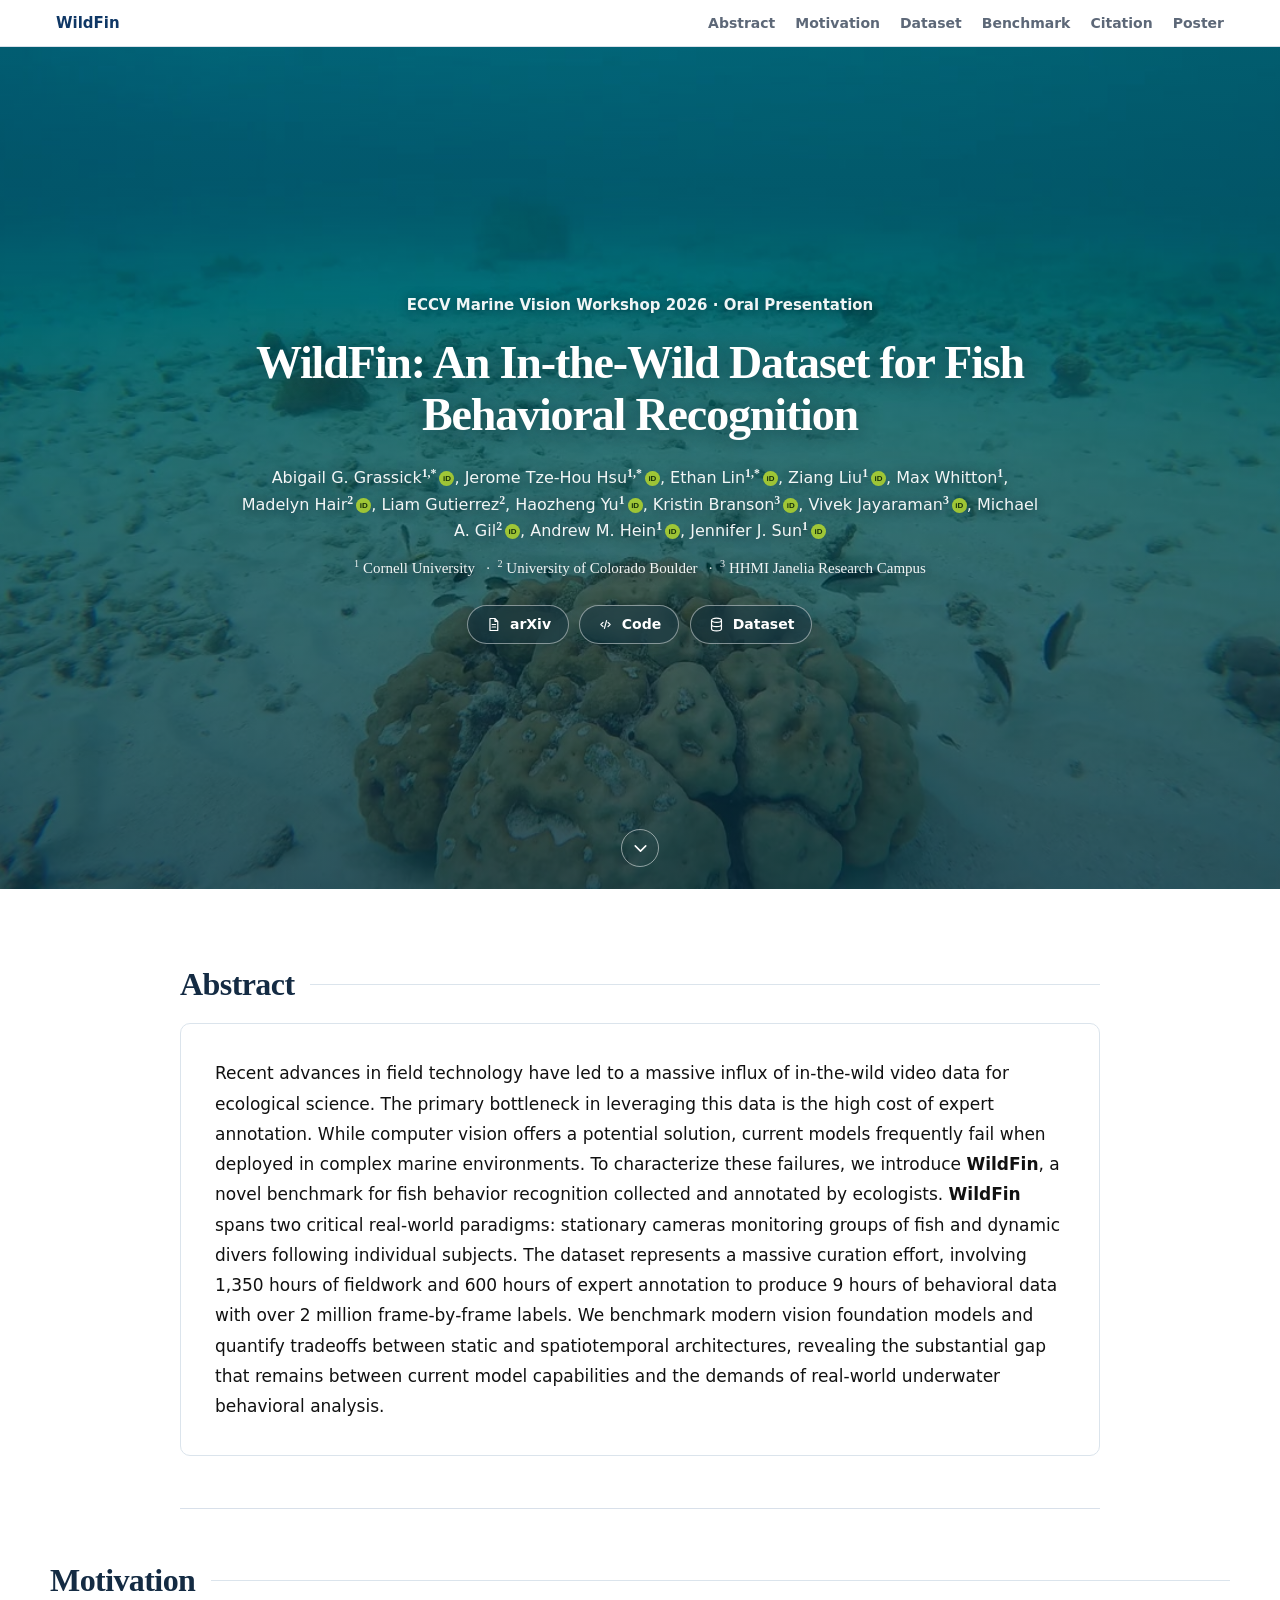
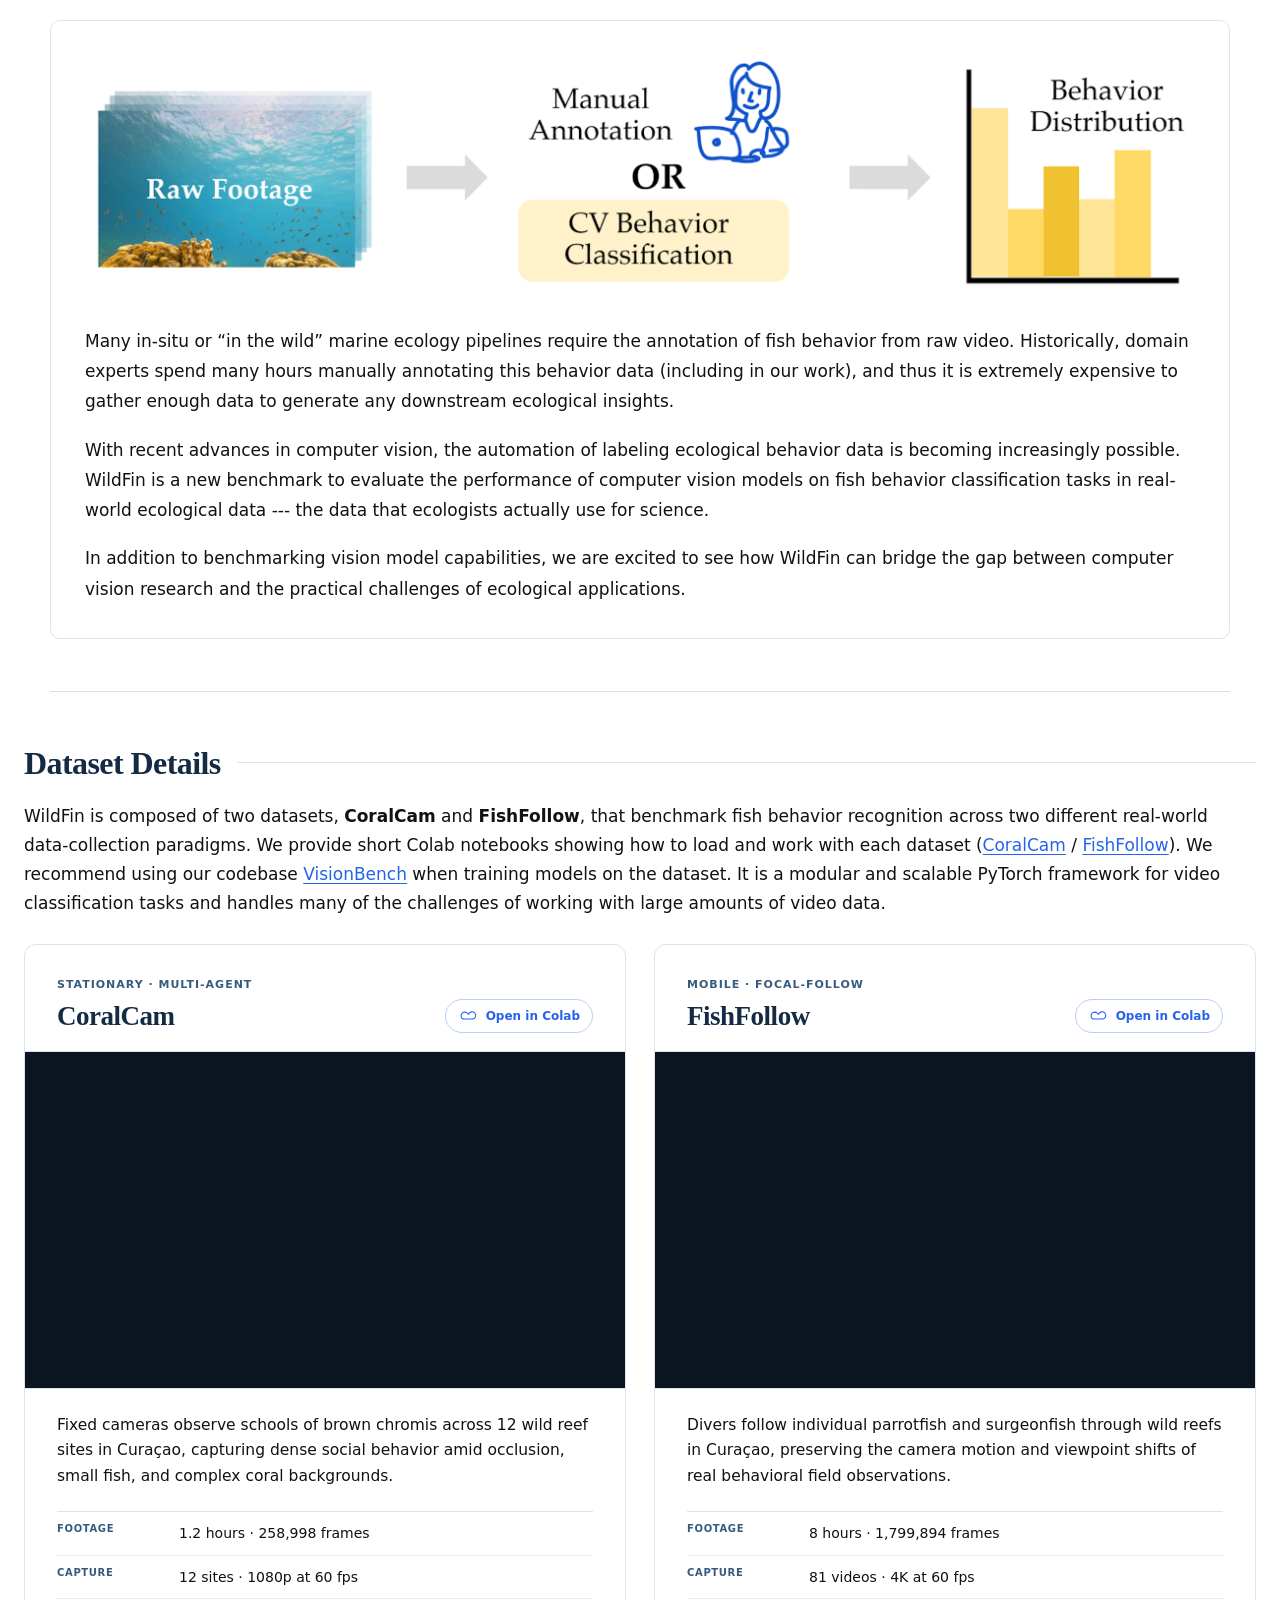
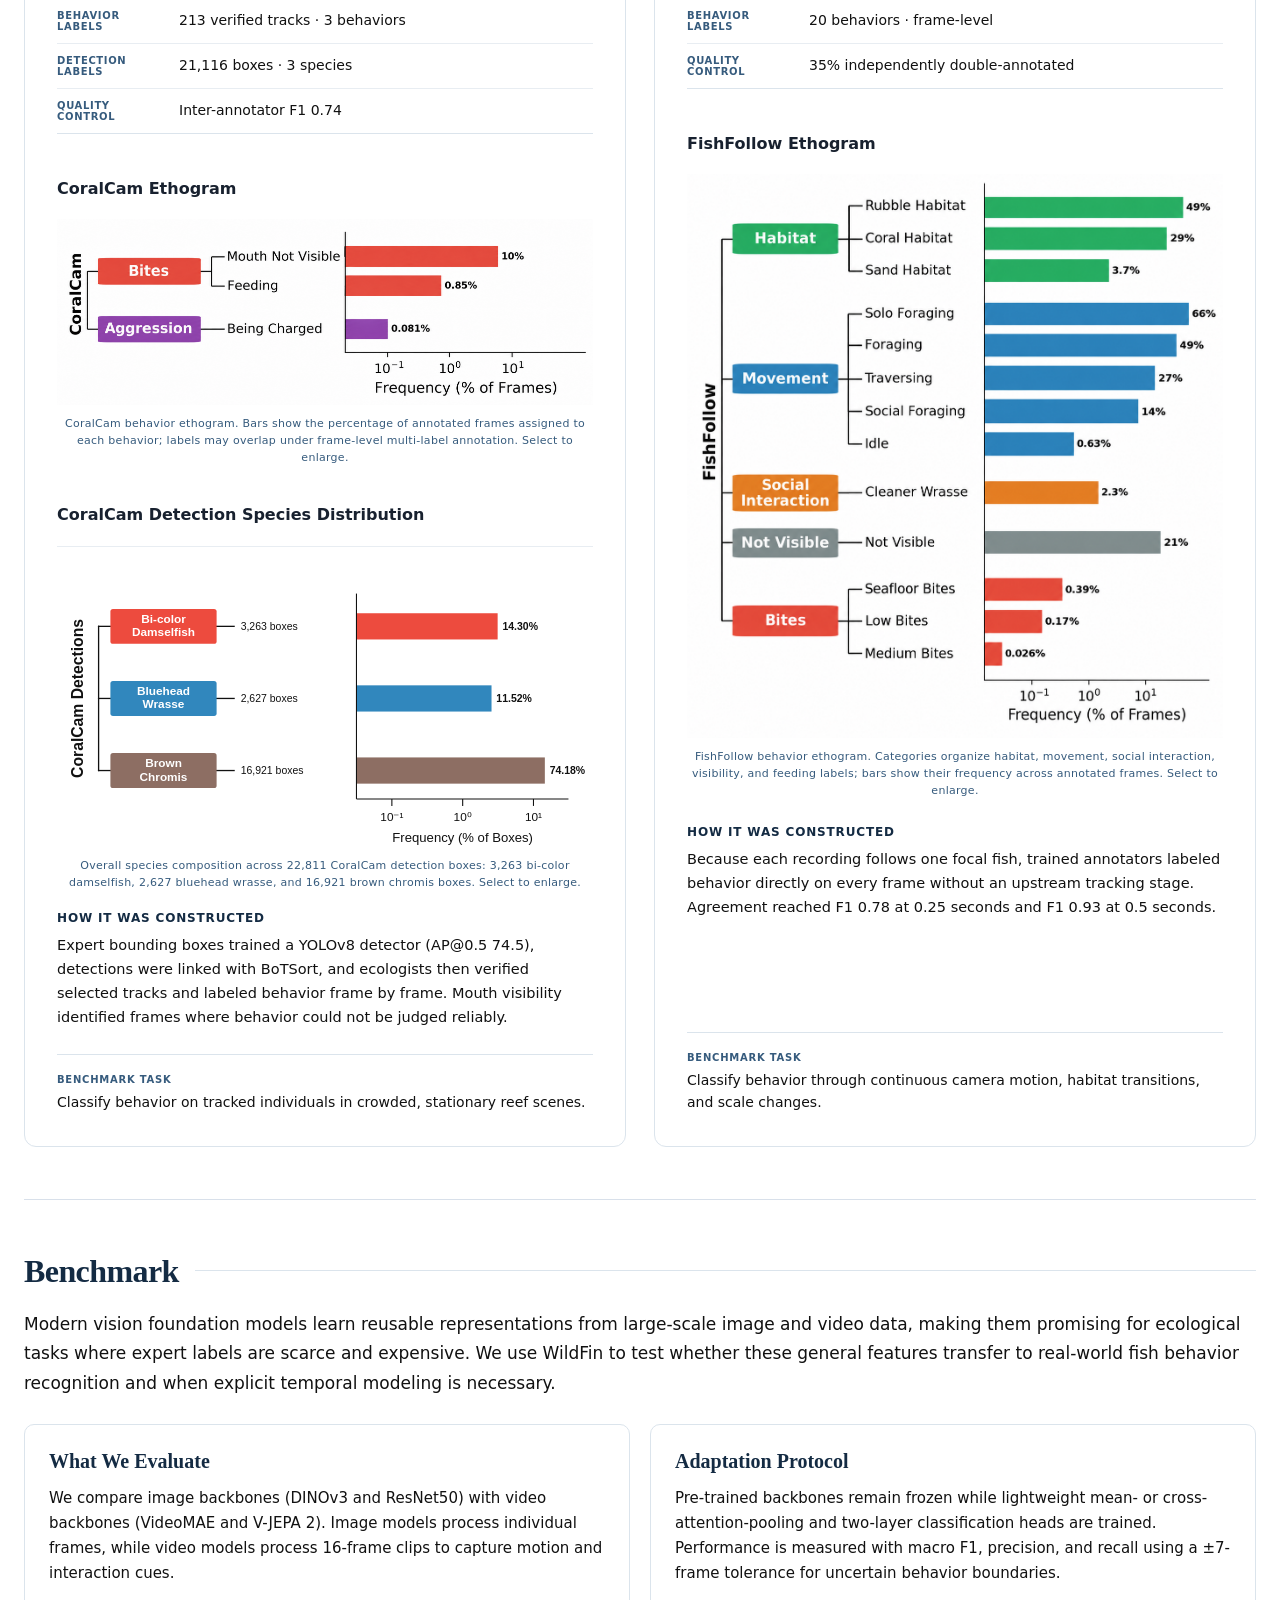
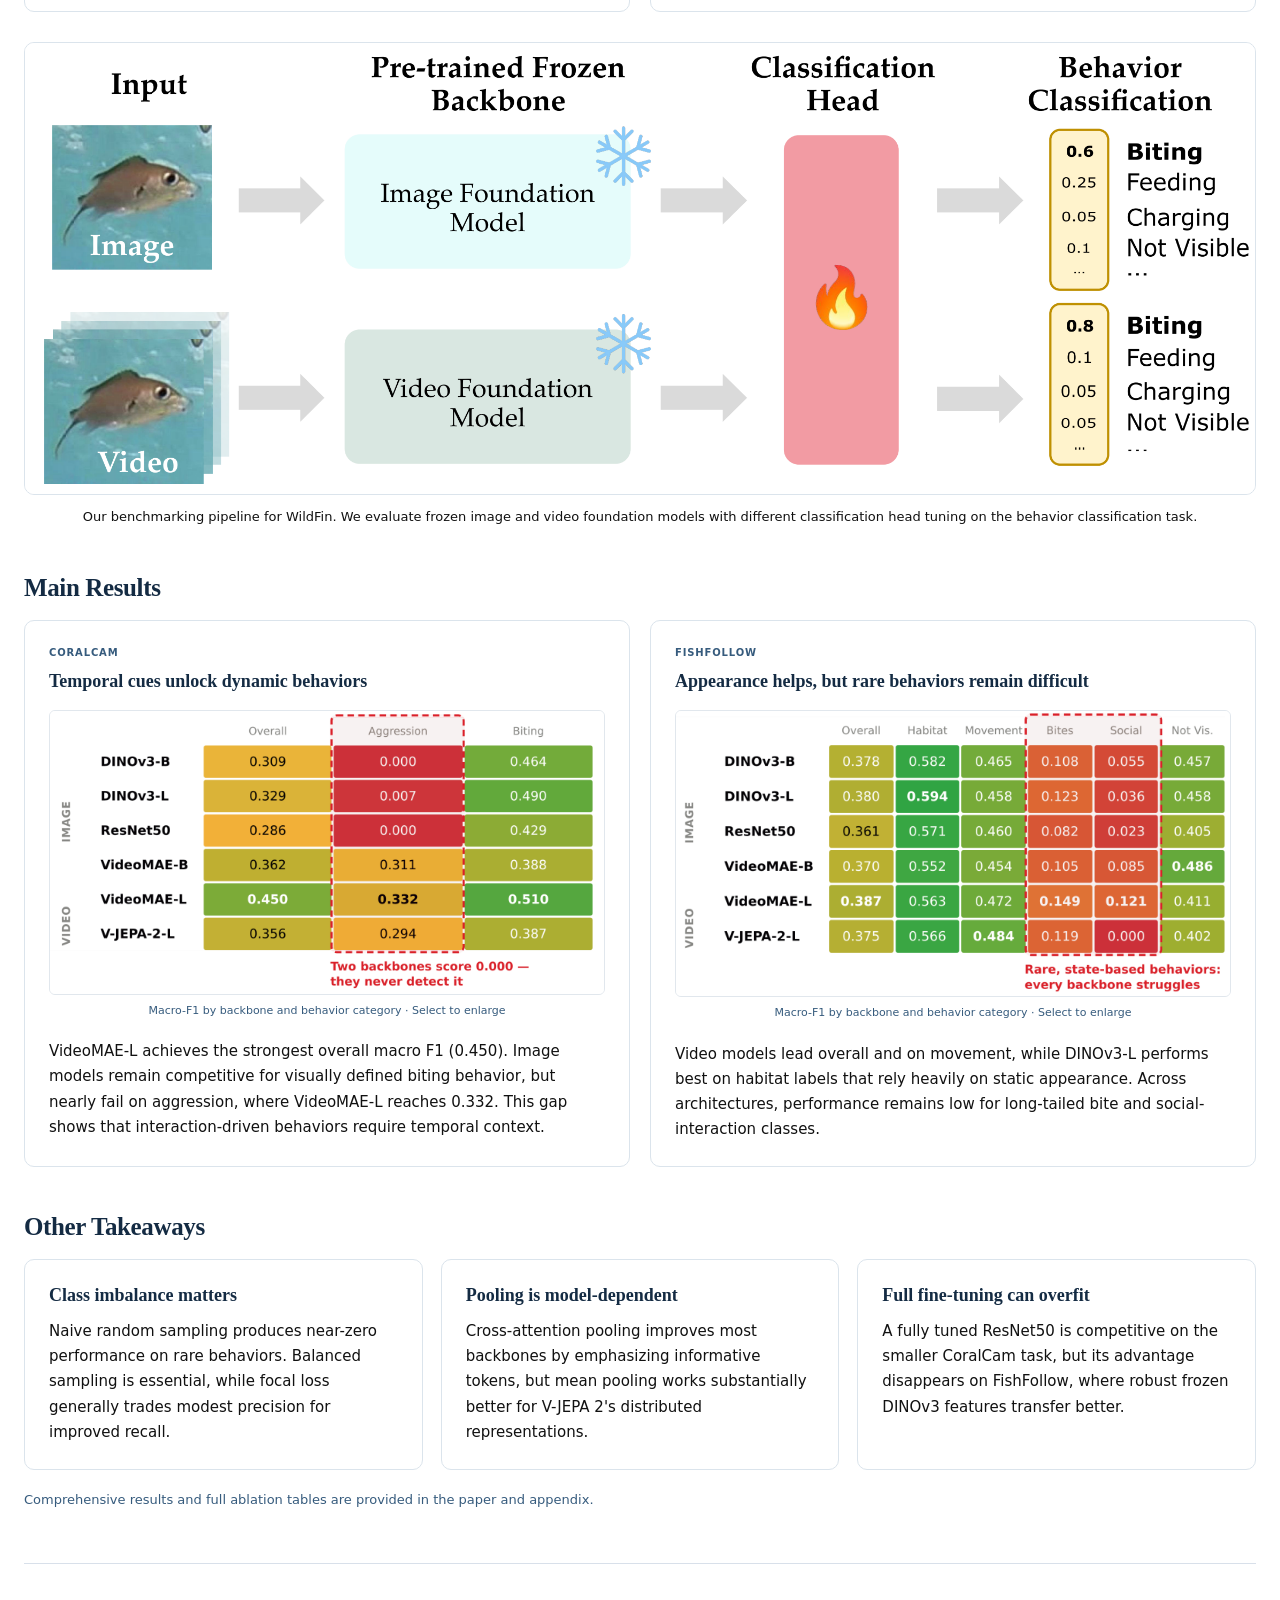
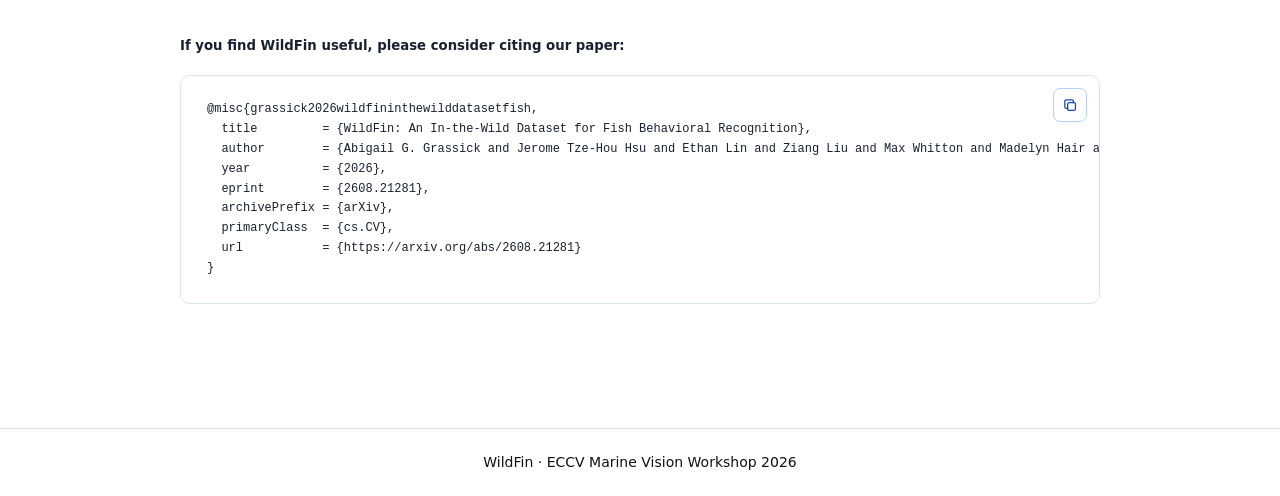
<file: index.html>
<!doctype html>
<html lang="en">
  <head>
    <meta charset="utf-8">
    <meta name="viewport" content="width=device-width, initial-scale=1">
    <meta
      name="description"
      content="WildFin: An In-the-Wild Dataset for Fish Behavioral Recognition, accepted as an oral presentation at the ECCV Marine Vision workshop 2026."
    >
    <title>WildFin: An In-the-Wild Dataset for Fish Behavioral Recognition</title>
    <link rel="stylesheet" href="styles.css">
  </head>
  <body>
    <header class="site-header" aria-label="Primary">
      <a class="brand" href="#top">WildFin</a>
      <nav class="nav-links" aria-label="Page sections">
        <a href="#abstract">Abstract</a>
        <a href="#motivation">Motivation</a>
        <a href="#details">Dataset</a>
        <a href="#benchmark">Benchmark</a>
        <a href="#citation">Citation</a>
        <a href="poster.html">Poster</a>
      </nav>
    </header>

    <main id="top" class="paper-page home-page">
      <section class="paper-header" aria-labelledby="paper-title">
        <video class="hero-video" autoplay muted loop playsinline poster="images/hero-underwater.jpg" aria-hidden="true">
          <source src="videos/GX017050_hero_11s.mp4" type="video/mp4">
        </video>
        <p class="venue">ECCV Marine Vision Workshop 2026 &middot; Oral Presentation</p>
        <h1 id="paper-title">WildFin: An In-the-Wild Dataset for Fish Behavioral Recognition</h1>

        <p class="authors">
          Abigail G. Grassick<sup>1,*</sup><a class="orcid-link" href="https://orcid.org/0009-0007-2484-0230" target="_blank" rel="noopener" aria-label="Abigail G. Grassick ORCID">iD</a>,
          Jerome Tze-Hou Hsu<sup>1,*</sup><a class="orcid-link" href="https://orcid.org/0000-0003-1312-0186" target="_blank" rel="noopener" aria-label="Jerome Tze-Hou Hsu ORCID">iD</a>,
          Ethan Lin<sup>1,*</sup><a class="orcid-link" href="https://orcid.org/0009-0007-6448-690X" target="_blank" rel="noopener" aria-label="Ethan Lin ORCID">iD</a>,
          Ziang Liu<sup>1</sup><a class="orcid-link" href="https://orcid.org/0000-0001-6274-0459" target="_blank" rel="noopener" aria-label="Ziang Liu ORCID">iD</a>,
          Max Whitton<sup>1</sup>,
          Madelyn Hair<sup>2</sup><a class="orcid-link" href="https://orcid.org/0009-0009-8771-2871" target="_blank" rel="noopener" aria-label="Madelyn Hair ORCID">iD</a>,
          Liam Gutierrez<sup>2</sup>,
          Haozheng Yu<sup>1</sup><a class="orcid-link" href="https://orcid.org/0009-0007-6709-3191" target="_blank" rel="noopener" aria-label="Haozheng Yu ORCID">iD</a>,
          Kristin Branson<sup>3</sup><a class="orcid-link" href="https://orcid.org/0000-0002-5567-2512" target="_blank" rel="noopener" aria-label="Kristin Branson ORCID">iD</a>,
          Vivek Jayaraman<sup>3</sup><a class="orcid-link" href="https://orcid.org/0000-0003-3680-7378" target="_blank" rel="noopener" aria-label="Vivek Jayaraman ORCID">iD</a>,
          Michael A. Gil<sup>2</sup><a class="orcid-link" href="https://orcid.org/0000-0002-0411-8378" target="_blank" rel="noopener" aria-label="Michael A. Gil ORCID">iD</a>,
          Andrew M. Hein<sup>1</sup><a class="orcid-link" href="https://orcid.org/0000-0001-7217-6185" target="_blank" rel="noopener" aria-label="Andrew M. Hein ORCID">iD</a>,
          Jennifer J. Sun<sup>1</sup><a class="orcid-link" href="https://orcid.org/0000-0002-0906-6589" target="_blank" rel="noopener" aria-label="Jennifer J. Sun ORCID">iD</a>
        </p>
        <p class="affiliations">
          <span><sup>1</sup> Cornell University</span>
          <span><sup>2</sup> University of Colorado Boulder</span>
          <span><sup>3</sup> HHMI Janelia Research Campus</span>
        </p>

        <div class="paper-links" aria-label="Project links">
          <a href="https://arxiv.org/abs/2608.21281" target="_blank" rel="noopener">
            <svg viewBox="0 0 24 24" aria-hidden="true">
              <path d="M7 3.5h7l4 4V20.5H7zM14 3.5v4h4M10 12h5M10 15.5h5"/>
            </svg>
            arXiv
          </a>
          <a href="https://github.com/team-wildfin/wildfin-mini" target="_blank" rel="noopener">
            <svg viewBox="0 0 24 24" aria-hidden="true">
              <path d="M8.5 9 5.5 12l3 3M15.5 9l3 3-3 3M13.5 6.5l-3 11"/>
            </svg>
            Code
          </a>
          <a href="https://dataverse.harvard.edu/dataverse/wildfin/" target="_blank" rel="noopener">
            <svg viewBox="0 0 24 24" aria-hidden="true">
              <ellipse cx="12" cy="6" rx="7" ry="3"/>
              <path d="M5 6v6c0 1.7 3.1 3 7 3s7-1.3 7-3V6M5 12v6c0 1.7 3.1 3 7 3s7-1.3 7-3v-6"/>
            </svg>
            Dataset
          </a>
        </div>
        <a class="scroll-cue" href="#abstract" aria-label="Scroll to abstract">
          <svg viewBox="0 0 24 24" aria-hidden="true">
            <path d="m6 9 6 6 6-6"/>
          </svg>
        </a>
      </section>

      <section class="section abstract" id="abstract">
        <h2>Abstract</h2>
        <p>
          Recent advances in field technology have led to a massive influx of in-the-wild video data for
          ecological science. The primary bottleneck in leveraging this data is the high cost of expert
          annotation. While computer vision offers a potential solution, current models frequently fail when
          deployed in complex marine environments. To characterize these failures, we introduce <b>WildFin</b>, a
          novel benchmark for fish behavior recognition collected and annotated by ecologists. <b>WildFin</b> spans
          two critical real-world paradigms: stationary cameras monitoring groups of fish and dynamic divers
          following individual subjects. The dataset represents a massive curation effort, involving 1,350
          hours of fieldwork and 600 hours of expert annotation to produce 9 hours of behavioral data with over
          2 million frame-by-frame labels. We benchmark modern vision foundation models and quantify tradeoffs
          between static and spatiotemporal architectures, revealing the substantial gap that remains between
          current model capabilities and the demands of real-world underwater behavioral analysis.
        </p>
      </section>

      <section class="section" id="motivation">
        <h2>Motivation</h2>
        <div class="motivation-card">
          <figure class="motivation-figure">
            <a href="images/motivation.png" target="_blank" rel="noopener" aria-label="Open the WildFin motivation figure at full size">
              <img src="images/motivation.png" alt="Marine ecology pipeline from raw footage through manual annotation or computer-vision behavior classification to a behavior distribution" loading="lazy">
            </a>
          </figure>
          <div class="motivation-copy">
            <p>
              Many in-situ or &ldquo;in the wild&rdquo; marine ecology pipelines require the annotation of fish
              behavior from raw video. Historically, domain experts spend many hours manually annotating this
              behavior data (including in our work), and thus it is extremely expensive to gather enough data to
              generate any downstream ecological insights.
            </p>
            <p>
              With recent advances in computer vision, the automation of labeling ecological behavior data is
              becoming increasingly possible. WildFin is a new benchmark to evaluate the performance of computer
              vision models on fish behavior classification tasks in real-world ecological data --- the
              data that ecologists actually use for science.
            </p>
            <p>
              In addition to benchmarking vision model capabilities, we are excited to see how WildFin can bridge the gap between computer vision research and the practical challenges of ecological applications.
            </p>

          </div>
        </div>
      </section>

      <section class="section" id="details">
        <h2>Dataset Details</h2>
        <p class="dataset-intro">
          WildFin is composed of two datasets, <strong>CoralCam</strong> and <strong>FishFollow</strong>, that
          benchmark fish behavior recognition across two different real-world data-collection paradigms. We
          provide short Colab notebooks showing how to load and work with each dataset
          (<a href="https://colab.research.google.com/drive/1f4TOLeHGgOxMOJ51b9m297P-oZMnO5W8?usp=sharing" target="_blank" rel="noopener">CoralCam</a> /
          <a href="https://colab.research.google.com/drive/1Xn7ipTdhH1UZVVQhnNiaG2Fh3Rn14mFa?usp=sharing" target="_blank" rel="noopener">FishFollow</a>).
          We recommend using our codebase <a href="https://github.com/team-wildfin/wildfin-mini" target="_blank" rel="noopener">VisionBench</a>
          when training models on the dataset. It is a modular and scalable PyTorch framework for video
          classification tasks and handles many of the challenges of working with large amounts of video data.
        </p>
        <div class="dataset-panels">
          <article class="dataset-panel">
            <p class="dataset-kicker">Stationary · Multi-agent</p>
            <div class="dataset-panel-heading">
              <h3>CoralCam</h3>
              <a class="colab-button panel-colab-button" href="https://colab.research.google.com/drive/1f4TOLeHGgOxMOJ51b9m297P-oZMnO5W8?usp=sharing" target="_blank" rel="noopener">
                <svg width="20" height="16" viewBox="0 0 24 24" fill="none" aria-hidden="true">
                  <path d="M4.5 16.5a5.5 5.5 0 1 1 6.62-8.62l1.76 1.76A5.5 5.5 0 1 1 19.5 16.5H4.5Z" stroke="currentColor" stroke-width="1.6" stroke-linejoin="round"/>
                </svg>
                Open in Colab
              </a>
            </div>
            <video class="dataset-video" autoplay muted loop playsinline preload="metadata" aria-label="CoralCam stationary-camera example">
              <source src="videos/GX017050_boxed_preview.mp4" type="video/mp4">
            </video>
            <p class="dataset-summary">
              Fixed cameras observe schools of brown chromis across 12 wild reef sites in Curaçao, capturing
              dense social behavior amid occlusion, small fish, and complex coral backgrounds.
            </p>

            <dl class="subset-stats">
              <div>
                <dt>Footage</dt>
                <dd>1.2 hours · 258,998 frames</dd>
              </div>
              <div>
                <dt>Capture</dt>
                <dd>12 sites · 1080p at 60 fps</dd>
              </div>
              <div>
                <dt>Behavior labels</dt>
                <dd>213 verified tracks · 3 behaviors</dd>
              </div>
              <div>
                <dt>Detection labels</dt>
                <dd>21,116 boxes · 3 species</dd>
              </div>
              <div>
                <dt>Quality control</dt>
                <dd>Inter-annotator F1 0.74</dd>
              </div>
            </dl>
            <h4>CoralCam Ethogram</h4>
            <figure class="taxonomy-figure taxonomy-figure--coralcam">
              <a href="images/coralcam_ethogram.png" target="_blank" rel="noopener" aria-label="Open the CoralCam ethogram at full size">
                <img src="images/coralcam_ethogram.png" alt="CoralCam ethogram showing bites and aggression behaviors with their frame frequencies" loading="lazy">
              </a>
              <figcaption>
                CoralCam behavior ethogram. Bars show the percentage of annotated frames assigned to each
                behavior; labels may overlap under frame-level multi-label annotation. Select to enlarge.
              </figcaption>
            </figure>
            <h4>CoralCam Detection Species Distribution</h4>
            <figure class="distribution-figure">
              <a href="images/coralcam_species_distribution.svg" target="_blank" rel="noopener" aria-label="Open the overall CoralCam species distribution at full size">
                <img src="images/coralcam_species_distribution.svg" alt="Stacked bar showing the overall species distribution across all CoralCam detection boxes" loading="lazy">
              </a>
              <figcaption>
                Overall species composition across 22,811 CoralCam detection boxes: 3,263 bi-color damselfish,
                2,627 bluehead wrasse, and 16,921 brown chromis boxes. Select to enlarge.
              </figcaption>
            </figure>

            <div class="dataset-construction">
              <h4>How it was constructed</h4>
              <p>
                Expert bounding boxes trained a YOLOv8 detector (AP@0.5 74.5), detections were linked with
                BoTSort, and ecologists then verified selected tracks and labeled behavior frame by frame. Mouth
                visibility identified frames where behavior could not be judged reliably.
              </p>
            </div>

            <p class="dataset-task">
              <strong>Benchmark task</strong>
              Classify behavior on tracked individuals in crowded, stationary reef scenes.
            </p>
          </article>

          <article class="dataset-panel">
            <p class="dataset-kicker">Mobile · Focal-follow</p>
            <div class="dataset-panel-heading">
              <h3>FishFollow</h3>
              <a class="colab-button panel-colab-button" href="https://colab.research.google.com/drive/1Xn7ipTdhH1UZVVQhnNiaG2Fh3Rn14mFa?usp=sharing" target="_blank" rel="noopener">
                <svg width="20" height="16" viewBox="0 0 24 24" fill="none" aria-hidden="true">
                  <path d="M4.5 16.5a5.5 5.5 0 1 1 6.62-8.62l1.76 1.76A5.5 5.5 0 1 1 19.5 16.5H4.5Z" stroke="currentColor" stroke-width="1.6" stroke-linejoin="round"/>
                </svg>
                Open in Colab
              </a>
            </div>
            <video class="dataset-video" autoplay muted loop playsinline preload="metadata" aria-label="FishFollow focal-follow example">
              <source src="videos/fishfollow_for_pres.mp4" type="video/mp4">
            </video>
            <p class="dataset-summary">
              Divers follow individual parrotfish and surgeonfish through wild reefs in Curaçao, preserving the
              camera motion and viewpoint shifts of real behavioral field observations.
            </p>

            <dl class="subset-stats">
              <div>
                <dt>Footage</dt>
                <dd>8 hours · 1,799,894 frames</dd>
              </div>
              <div>
                <dt>Capture</dt>
                <dd>81 videos · 4K at 60 fps</dd>
              </div>
              <div>
                <dt>Behavior labels</dt>
                <dd>20 behaviors · frame-level</dd>
              </div>
              <div>
                <dt>Quality control</dt>
                <dd>35% independently double-annotated</dd>
              </div>
            </dl>
            <h4>FishFollow Ethogram</h4>
            <figure class="taxonomy-figure taxonomy-figure--fishfollow">
              <a href="images/fishfollow_ethogram.png" target="_blank" rel="noopener" aria-label="Open the FishFollow ethogram at full size">
                <img src="images/fishfollow_ethogram.png" alt="FishFollow ethogram showing habitat, movement, social interaction, visibility, and bites with their frame frequencies" loading="lazy">
              </a>
              <figcaption>
                FishFollow behavior ethogram. Categories organize habitat, movement, social interaction,
                visibility, and feeding labels; bars show their frequency across annotated frames. Select to
                enlarge.
              </figcaption>
            </figure>

            <div class="dataset-construction">
              <h4>How it was constructed</h4>
              <p>
                Because each recording follows one focal fish, trained annotators labeled behavior directly on
                every frame without an upstream tracking stage. Agreement reached F1 0.78 at 0.25 seconds and
                F1 0.93 at 0.5 seconds.
              </p>
            </div>

            <p class="dataset-task">
              <strong>Benchmark task</strong>
              Classify behavior through continuous camera motion, habitat transitions, and scale changes.
            </p>
          </article>
        </div>
      </section>

      <section class="section" id="benchmark">
        <h2>Benchmark</h2>
        <p class="benchmark-lede">
          Modern vision foundation models learn reusable representations from large-scale image and video data,
          making them promising for ecological tasks where expert labels are scarce and expensive. We use
          WildFin to test whether these general features transfer to real-world fish behavior recognition and
          when explicit temporal modeling is necessary.
        </p>

        <div class="benchmark-overview">
          <article class="benchmark-card">
            <h3>What We Evaluate</h3>
            <p>
              We compare image backbones (DINOv3 and ResNet50) with video backbones (VideoMAE and V-JEPA 2).
              Image models process individual frames, while video models process 16-frame clips to capture
              motion and interaction cues.
            </p>
          </article>
          <article class="benchmark-card">
            <h3>Adaptation Protocol</h3>
            <p>
              Pre-trained backbones remain frozen while lightweight mean- or cross-attention-pooling and
              two-layer classification heads are trained. Performance is measured with macro F1, precision, and
              recall using a ±7-frame tolerance for uncertain behavior boundaries.
            </p>
          </article>
        </div>

        <figure class="benchmark-figure">
          <a href="images/benchmark_figure.png" target="_blank" rel="noopener" aria-label="Open the WildFin benchmarking pipeline figure at full size">
            <img src="images/benchmark_figure.png" alt="WildFin benchmarking pipeline comparing frozen image and video foundation models with a trainable classification head" loading="lazy">
          </a>
          <figcaption>
            Our benchmarking pipeline for WildFin. We evaluate frozen image and video foundation models with
            different classification head tuning on the behavior classification task.
          </figcaption>
        </figure>

        <h3 class="benchmark-subheading">Main Results</h3>
        <div class="benchmark-results-grid">
          <article class="benchmark-card benchmark-result-card">
            <p class="benchmark-card-kicker">CoralCam</p>
            <h4>Temporal cues unlock dynamic behaviors</h4>
            <figure class="benchmark-result-figure">
              <a href="images/coralcam_results.png" target="_blank" rel="noopener" aria-label="Open the CoralCam benchmark results at full size">
                <img src="images/coralcam_results.png" alt="CoralCam macro-F1 results comparing image and video backbones across overall, aggression, and biting behavior categories" loading="lazy">
              </a>
              <figcaption>Macro-F1 by backbone and behavior category · Select to enlarge</figcaption>
            </figure>
            <p>
              VideoMAE-L achieves the strongest overall macro F1 (0.450). Image models remain competitive for
              visually defined biting behavior, but nearly fail on aggression, where VideoMAE-L reaches 0.332.
              This gap shows that interaction-driven behaviors require temporal context.
            </p>
          </article>
          <article class="benchmark-card benchmark-result-card">
            <p class="benchmark-card-kicker">FishFollow</p>
            <h4>Appearance helps, but rare behaviors remain difficult</h4>
            <figure class="benchmark-result-figure">
              <a href="images/fishfollow_results.png" target="_blank" rel="noopener" aria-label="Open the FishFollow benchmark results at full size">
                <img src="images/fishfollow_results.png" alt="FishFollow macro-F1 results comparing image and video backbones across habitat, movement, bites, social, and visibility categories" loading="lazy">
              </a>
              <figcaption>Macro-F1 by backbone and behavior category · Select to enlarge</figcaption>
            </figure>
            <p>
              Video models lead overall and on movement, while DINOv3-L performs best on habitat labels that
              rely heavily on static appearance. Across architectures, performance remains low for long-tailed
              bite and social-interaction classes.
            </p>
          </article>
        </div>

        <h3 class="benchmark-subheading">Other Takeaways</h3>
        <div class="benchmark-takeaways">
          <article class="benchmark-card">
            <h4>Class imbalance matters</h4>
            <p>
              Naive random sampling produces near-zero performance on rare behaviors. Balanced sampling is
              essential, while focal loss generally trades modest precision for improved recall.
            </p>
          </article>
          <article class="benchmark-card">
            <h4>Pooling is model-dependent</h4>
            <p>
              Cross-attention pooling improves most backbones by emphasizing informative tokens, but mean
              pooling works substantially better for V-JEPA 2's distributed representations.
            </p>
          </article>
          <article class="benchmark-card">
            <h4>Full fine-tuning can overfit</h4>
            <p>
              A fully tuned ResNet50 is competitive on the smaller CoralCam task, but its advantage disappears
              on FishFollow, where robust frozen DINOv3 features transfer better.
            </p>
          </article>
        </div>
        <p class="benchmark-note">Comprehensive results and full ablation tables are provided in the paper and appendix.</p>
      </section>

      <section class="section" id="citation">
        <h5>If you find WildFin useful, please consider citing our paper:</h5>

        <div class="citation-card">
          <button class="copy-citation-button" type="button" data-copy-citation aria-label="Copy BibTeX" title="Copy BibTeX">
            <svg viewBox="0 0 24 24" aria-hidden="true">
              <rect x="8" y="8" width="11" height="11" rx="2"/>
              <path d="M16 8V6a2 2 0 0 0-2-2H6a2 2 0 0 0-2 2v8a2 2 0 0 0 2 2h2"/>
            </svg>
          </button>
          <pre><code id="bibtex-citation">@misc{grassick2026wildfininthewilddatasetfish,
  title         = {WildFin: An In-the-Wild Dataset for Fish Behavioral Recognition},
  author        = {Abigail G. Grassick and Jerome Tze-Hou Hsu and Ethan Lin and Ziang Liu and Max Whitton and Madelyn Hair and Liam Gutierrez and Haozheng Yu and Kristin Branson and Vivek Jayaraman and Michael A. Gil and Andrew M. Hein and Jennifer J. Sun},
  year          = {2026},
  eprint        = {2608.21281},
  archivePrefix = {arXiv},
  primaryClass  = {cs.CV},
  url           = {https://arxiv.org/abs/2608.21281}
}</code></pre>
        </div>
      </section>
    </main>

    <footer class="footer">
      <p>WildFin &middot; ECCV Marine Vision Workshop 2026</p>
    </footer>

    <script src="script.js"></script>
  </body>
</html>
</file>
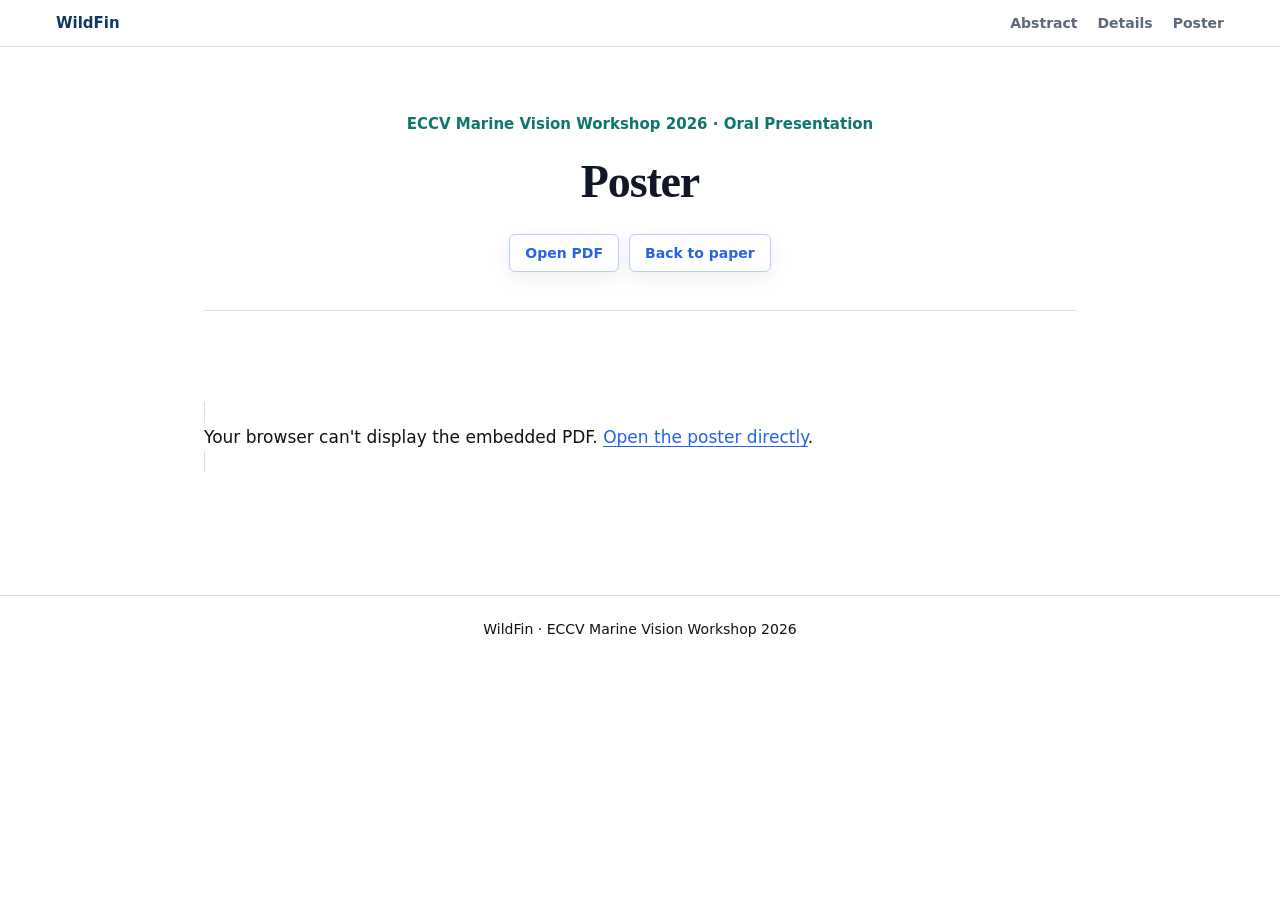
<file: poster.html>
<!doctype html>
<html lang="en">
  <head>
    <meta charset="utf-8">
    <meta name="viewport" content="width=device-width, initial-scale=1">
    <meta
      name="description"
      content="Conference poster for WildFin: An In-the-Wild Video Dataset for Fish Behavioral Recognition."
    >
    <title>Poster | WildFin</title>
    <link rel="stylesheet" href="styles.css">
  </head>
  <body>
    <header class="site-header" aria-label="Primary">
      <a class="brand" href="index.html#top">WildFin</a>
      <nav class="nav-links" aria-label="Page sections">
        <a href="index.html#abstract">Abstract</a>
        <a href="index.html#details">Details</a>
        <a href="poster.html">Poster</a>
      </nav>
    </header>

    <main id="top" class="paper-page">
      <section class="paper-header" aria-labelledby="poster-title">
        <p class="venue">ECCV Marine Vision Workshop 2026 &middot; Oral Presentation</p>
        <h1 id="poster-title">Poster</h1>
        <div class="paper-links" aria-label="Poster links">
          <a href="poster.pdf" target="_blank" rel="noopener">Open PDF</a>
          <a href="index.html#top">Back to paper</a>
        </div>
      </section>

      <section class="section">
        <object data="poster.pdf" type="application/pdf" width="100%" style="min-height: 80vh; border: 1px solid var(--line); border-radius: 6px;">
          <p>
            Your browser can't display the embedded PDF.
            <a href="poster.pdf" target="_blank" rel="noopener">Open the poster directly</a>.
          </p>
        </object>
      </section>
    </main>

    <footer class="footer">
      <p>WildFin &middot; ECCV Marine Vision Workshop 2026</p>
    </footer>

    <script src="script.js"></script>
  </body>
</html>
</file>
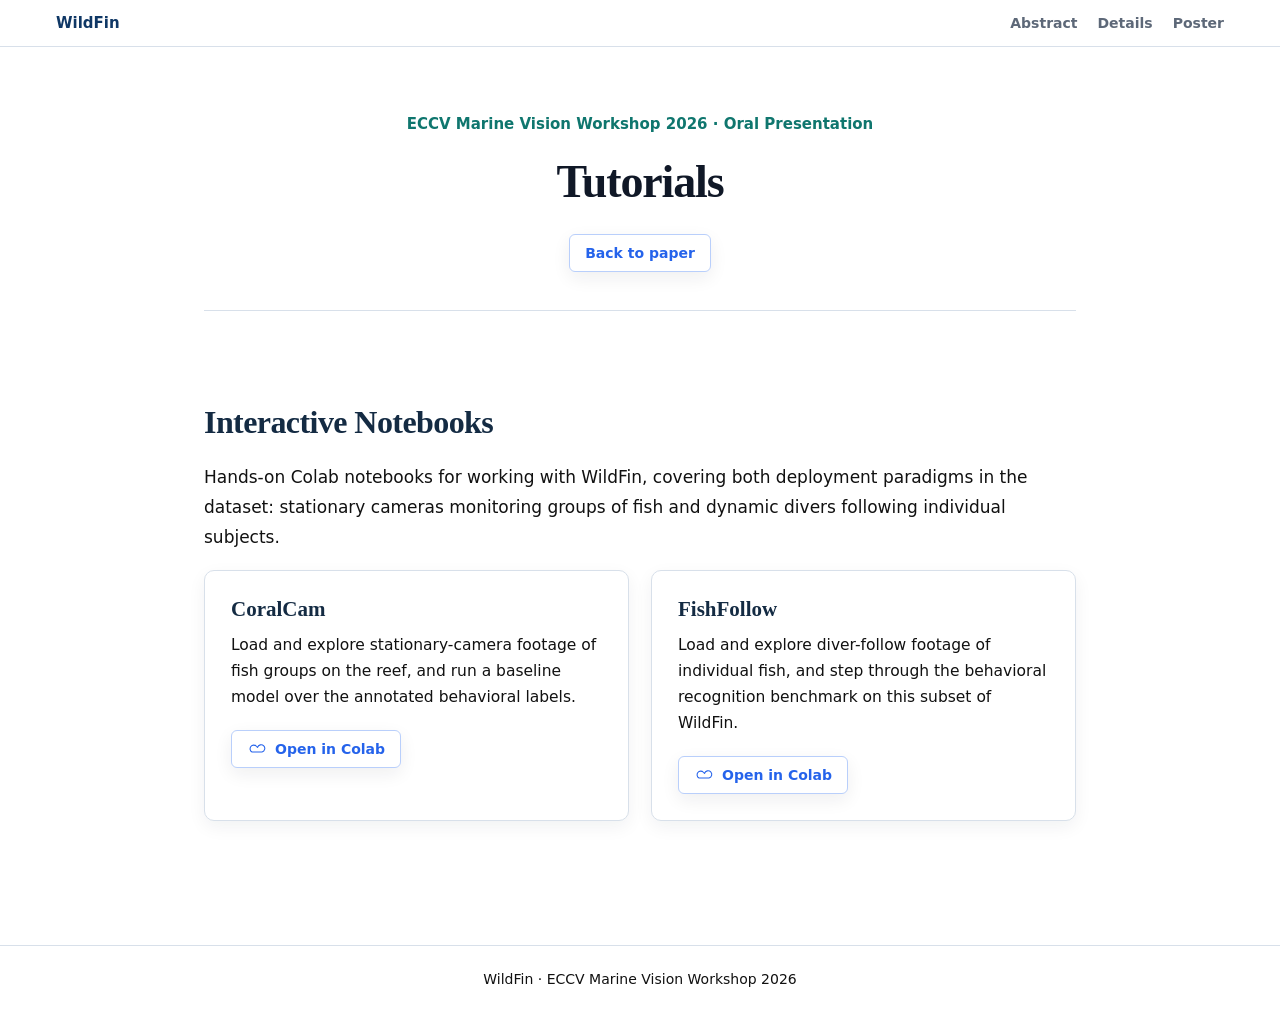
<file: tutorials.html>
<!doctype html>
<html lang="en">
  <head>
    <meta charset="utf-8">
    <meta name="viewport" content="width=device-width, initial-scale=1">
    <meta
      name="description"
      content="Interactive Colab tutorials for the WildFin dataset, covering the CoralCam and FishFollow deployment settings."
    >
    <title>Tutorials | WildFin</title>
    <link rel="stylesheet" href="styles.css">
  </head>
  <body>
    <header class="site-header" aria-label="Primary">
      <a class="brand" href="index.html#top">WildFin</a>
      <nav class="nav-links" aria-label="Page sections">
        <a href="index.html#abstract">Abstract</a>
        <a href="index.html#details">Details</a>
        <a href="poster.html">Poster</a>
      </nav>
    </header>

    <main id="top" class="paper-page">
      <section class="paper-header" aria-labelledby="tutorials-title">
        <p class="venue">ECCV Marine Vision Workshop 2026 &middot; Oral Presentation</p>
        <h1 id="tutorials-title">Tutorials</h1>
        <div class="paper-links" aria-label="Tutorials links">
          <a href="index.html#top">Back to paper</a>
        </div>
      </section>

      <section class="section">
        <h2>Interactive Notebooks</h2>
        <p>
          Hands-on Colab notebooks for working with WildFin, covering both deployment paradigms in the
          dataset: stationary cameras monitoring groups of fish and dynamic divers following individual
          subjects.
        </p>

        <div class="tutorial-grid">
          <article class="tutorial-card">
            <h3>CoralCam</h3>
            <p>
              Load and explore stationary-camera footage of fish groups on the reef, and run a baseline
              model over the annotated behavioral labels.
            </p>
            <a class="colab-button" href="https://colab.research.google.com/drive/1f4TOLeHGgOxMOJ51b9m297P-oZMnO5W8?usp=sharing" target="_blank" rel="noopener">
              <svg width="20" height="16" viewBox="0 0 24 24" fill="none" aria-hidden="true">
                <path d="M4.5 16.5a5.5 5.5 0 1 1 6.62-8.62l1.76 1.76A5.5 5.5 0 1 1 19.5 16.5H4.5Z" stroke="currentColor" stroke-width="1.6" stroke-linejoin="round"/>
              </svg>
              Open in Colab
            </a>
          </article>

          <article class="tutorial-card">
            <h3>FishFollow</h3>
            <p>
              Load and explore diver-follow footage of individual fish, and step through the behavioral
              recognition benchmark on this subset of WildFin.
            </p>
            <a class="colab-button" href="https://colab.research.google.com/drive/1Xn7ipTdhH1UZVVQhnNiaG2Fh3Rn14mFa?usp=sharing" target="_blank" rel="noopener">
              <svg width="20" height="16" viewBox="0 0 24 24" fill="none" aria-hidden="true">
                <path d="M4.5 16.5a5.5 5.5 0 1 1 6.62-8.62l1.76 1.76A5.5 5.5 0 1 1 19.5 16.5H4.5Z" stroke="currentColor" stroke-width="1.6" stroke-linejoin="round"/>
              </svg>
              Open in Colab
            </a>
          </article>
        </div>
      </section>
    </main>

    <footer class="footer">
      <p>WildFin &middot; ECCV Marine Vision Workshop 2026</p>
    </footer>

    <script src="script.js"></script>
  </body>
</html>
</file>
<file: styles.css>
:root {
  color-scheme: light;
  --ink: #18212f;
  --muted: #5d6878;
  --paper: #ffffff;
  --panel: #ffffff;
  --line: #d8e0ea;
  --accent: #2563eb;
  --accent-dark: #1748ad;
  --accent-soft: #e8f0ff;
  --teal: #0f766e;
  --gold: #a16207;
  font-family: Inter, ui-sans-serif, system-ui, -apple-system, BlinkMacSystemFont, "Segoe UI", sans-serif;
}

* {
  box-sizing: border-box;
}

html {
  background: #ffffff;
  scroll-behavior: smooth;
}

body {
  background: #ffffff;
  color: var(--ink);
  margin: 0;
}

a {
  color: var(--accent);
  text-decoration-thickness: 1px;
  text-underline-offset: 3px;
}

a:hover {
  color: var(--accent-dark);
}

.site-header {
  align-items: center;
  backdrop-filter: blur(16px);
  background: rgba(255, 255, 255, 0.94);
  border-bottom: 1px solid var(--line);
  display: flex;
  justify-content: space-between;
  padding: 14px clamp(18px, 5vw, 56px);
  position: sticky;
  top: 0;
  z-index: 10;
}

.brand {
  color: #0f3765;
  font-size: 15px;
  font-weight: 800;
  text-decoration: none;
}

.nav-links {
  display: flex;
  gap: 20px;
}

.nav-links a {
  color: var(--muted);
  font-size: 14px;
  font-weight: 650;
  text-decoration: none;
}

.nav-links a:hover {
  color: var(--ink);
}

.paper-page {
  margin: 0 auto;
  max-width: 920px;
  padding: 64px 24px 72px;
}

.home-page {
  background: #ffffff;
  max-width: none;
  padding: 0 0 72px;
}

.home-page > .section,
.footer {
  background-color: #ffffff;
}

.home-page .paper-header {
  align-items: center;
  background: #08243a;
  border-bottom: 0;
  display: flex;
  flex-direction: column;
  justify-content: center;
  margin: 0;
  min-height: calc(100svh - 58px);
  overflow: hidden;
  padding: clamp(64px, 10vh, 112px) 24px;
  position: relative;
}

.home-page .paper-header::before {
  background: linear-gradient(180deg, rgba(4, 24, 43, 0.42), rgba(4, 31, 55, 0.72));
  content: "";
  inset: 0;
  position: absolute;
  z-index: 1;
}

.home-page .paper-header > :not(.hero-video) {
  position: relative;
  z-index: 2;
}

.hero-video {
  height: 100%;
  inset: 0;
  object-fit: cover;
  position: absolute;
  width: 100%;
  z-index: 0;
}

.home-page .paper-header h1 {
  color: #ffffff;
  text-shadow: 0 2px 22px rgba(0, 18, 32, 0.45);
}

.home-page .venue,
.home-page .authors,
.home-page .affiliations,
.home-page .co-first-authors {
  color: rgba(255, 255, 255, 0.94);
  text-shadow: 0 1px 12px rgba(0, 18, 32, 0.6);
}

.home-page .paper-links a {
  align-items: center;
  backdrop-filter: blur(10px);
  background: rgba(5, 37, 60, 0.34);
  border-color: rgba(255, 255, 255, 0.45);
  border-radius: 999px;
  box-shadow: 0 8px 24px rgba(0, 18, 32, 0.16);
  color: #ffffff;
  gap: 8px;
  min-width: 0;
  padding: 10px 17px;
  transition: background-color 160ms ease, border-color 160ms ease, color 160ms ease, transform 160ms ease;
}

.home-page .paper-links a:hover {
  background: rgba(255, 255, 255, 0.94);
  border-color: rgba(255, 255, 255, 0.94);
  color: #123d63;
  transform: translateY(-1px);
}

.home-page .paper-links svg {
  fill: none;
  height: 17px;
  stroke: currentColor;
  stroke-linecap: round;
  stroke-linejoin: round;
  stroke-width: 1.7;
  width: 17px;
}

.home-page .paper-header > .scroll-cue {
  align-items: center;
  animation: scroll-cue-bounce 1.8s ease-in-out infinite;
  border: 1px solid rgba(255, 255, 255, 0.5);
  border-radius: 50%;
  bottom: 22px;
  color: #ffffff;
  display: flex;
  height: 38px;
  justify-content: center;
  position: absolute;
  text-decoration: none;
  width: 38px;
}

.scroll-cue:hover {
  background: rgba(255, 255, 255, 0.16);
  color: #ffffff;
}

.scroll-cue svg {
  fill: none;
  height: 21px;
  stroke: currentColor;
  stroke-linecap: round;
  stroke-linejoin: round;
  stroke-width: 1.8;
  width: 21px;
}

@keyframes scroll-cue-bounce {
  0%,
  100% {
    transform: translateY(0);
  }

  50% {
    transform: translateY(7px);
  }
}

@media (prefers-reduced-motion: reduce) {
  .scroll-cue {
    animation: none;
  }
}

.home-page > .section {
  margin-left: auto;
  margin-right: auto;
  max-width: 920px;
  width: calc(100% - 48px);
}

.home-page > #details {
  max-width: 1320px;
}

.home-page > #motivation {
  max-width: 1180px;
}

.home-page > #benchmark {
  max-width: 1320px;
}

.home-page > .abstract {
  margin-top: 24px;
  scroll-margin-top: 80px;
}

.home-page > .section > h2 {
  align-items: center;
  display: flex;
  gap: 16px;
  margin-bottom: 20px;
}

.home-page > .section > h2::after {
  background: #dbe4ec;
  content: "";
  flex: 1;
  height: 1px;
}

.home-page > .section > p {
  background: #ffffff;
  border: 1px solid #dbe4ec;
  border-radius: 10px;
  max-width: none;
  padding: clamp(24px, 3.5vw, 34px);
}

.home-page > .section > .details-list {
  background: #ffffff;
  border: 1px solid #dbe4ec;
  border-radius: 10px;
  overflow: hidden;
  padding: 0 clamp(24px, 3.5vw, 34px);
}

.home-page > .section > .details-list div:last-child {
  border-bottom: 0;
}

.paper-header {
  border-bottom: 1px solid var(--line);
  margin-bottom: 40px;
  padding-bottom: 38px;
  text-align: center;
}

.venue {
  color: var(--teal);
  font-size: 15px;
  font-weight: 800;
  letter-spacing: 0;
  margin: 0 0 18px;
}

h1 {
  color: #101827;
  font-family: Georgia, "Times New Roman", serif;
  font-size: clamp(32px, 4.2vw, 46px);
  font-weight: 700;
  letter-spacing: -0.025em;
  line-height: 1.14;
  margin: 0 auto;
  max-width: 880px;
}

.authors {
  color: #364152;
  font-size: 16px;
  line-height: 1.65;
  margin: 24px auto 0;
  max-width: 800px;
}

.authors a {
  white-space: nowrap;
}

.authors sup {
  font-family: Georgia, "Times New Roman", serif;
  font-size: 0.74em;
  font-weight: 700;
  line-height: 0;
}

.affiliations sup {
  font-size: 0.68em;
  line-height: 0;
}

.orcid-link {
  align-items: center;
  background: #a6ce39;
  border-radius: 50%;
  color: #17320b;
  display: inline-flex;
  font-family: Arial, sans-serif;
  font-size: 8px;
  font-weight: 700;
  height: 15px;
  justify-content: center;
  margin-left: 3px;
  text-decoration: none;
  vertical-align: middle;
  width: 15px;
}

.orcid-link:hover {
  color: #17320b;
  transform: translateY(-1px);
}

.affiliations {
  color: var(--muted);
  font-family: Georgia, "Times New Roman", serif;
  font-size: 15px;
  font-weight: 400;
  line-height: 1.5;
  margin: 12px auto 0;
}

.affiliations span {
  display: inline;
  white-space: nowrap;
}

.affiliations span + span::before {
  content: "  ·  ";
  white-space: pre;
}

.co-first-authors span {
  font-family: Georgia, "Times New Roman", serif;
  font-size: 1.15em;
  font-weight: 700;
}

.paper-links {
  display: flex;
  flex-wrap: wrap;
  gap: 10px;
  justify-content: center;
  margin-top: 26px;
}

.paper-links a {
  background: var(--panel);
  border: 1px solid #b9cffb;
  border-radius: 6px;
  box-shadow: 0 6px 18px rgba(24, 33, 47, 0.07);
  color: var(--accent);
  display: inline-flex;
  font-size: 14px;
  font-weight: 800;
  justify-content: center;
  min-width: 88px;
  padding: 10px 15px;
  text-decoration: none;
}

.paper-links a:hover {
  background: var(--accent-soft);
  color: var(--accent-dark);
}

.paper-links a[aria-disabled="true"] {
  border-color: #b9c7d0;
  color: #667987;
  cursor: default;
}

.section {
  border-bottom: 1px solid var(--line);
  padding: 52px 0;
}

.section:last-of-type {
  border-bottom: 0;
}

h2 {
  color: #142b43;
  font-family: Georgia, "Times New Roman", serif;
  font-size: clamp(26px, 3vw, 32px);
  font-weight: 700;
  letter-spacing: -0.018em;
  line-height: 1.2;
  margin: 0 0 20px;
  text-wrap: balance;
}

p {
  color: #111111;
  font-size: 17px;
  line-height: 1.78;
  margin: 0 0 18px;
}

p:last-child {
  margin-bottom: 0;
}

.section > p {
  max-width: none;
}

.details-list {
  border-top: 1px solid var(--line);
  margin: 26px 0 0;
}

.details-list div {
  border-bottom: 1px solid var(--line);
  display: grid;
  gap: 18px;
  grid-template-columns: 210px 1fr;
  padding: 17px 0;
}

.dataset-panels {
  display: grid;
  gap: 28px;
  grid-template-columns: repeat(2, minmax(0, 1fr));
  margin-top: 26px;
}

.home-page > .section > .dataset-intro {
  background: transparent;
  border: 0;
  font-size: 17px;
  line-height: 1.7;
  margin: 0;
  max-width: none;
  padding: 0;
}

.dataset-panel {
  --dataset-panel-padding: clamp(24px, 2.5vw, 32px);
  background: #ffffff;
  border: 1px solid #dbe4ec;
  border-radius: 12px;
  display: flex;
  flex-direction: column;
  overflow: hidden;
  padding: var(--dataset-panel-padding);
}

.dataset-kicker {
  color: #365b7d;
  font-size: 11px;
  font-weight: 750;
  letter-spacing: 0.09em;
  line-height: 1.4;
  margin: 0 0 7px;
  text-transform: uppercase;
}

.dataset-panel h3 {
  color: #142b43;
  font-family: Georgia, "Times New Roman", serif;
  font-size: 27px;
  font-weight: 700;
  letter-spacing: -0.018em;
  line-height: 1.2;
  margin: 0;
}

.dataset-panel-heading {
  align-items: center;
  display: flex;
  gap: 16px;
  justify-content: space-between;
  margin-bottom: 14px;
}

.dataset-panel-heading .panel-colab-button {
  border-radius: 999px;
  box-shadow: none;
  flex-shrink: 0;
  font-size: 12px;
  padding: 8px 12px;
  white-space: nowrap;
}

.dataset-video {
  aspect-ratio: 16 / 9;
  background: #0b1522;
  border-bottom: 1px solid #dbe4ec;
  border-radius: 0;
  border-top: 1px solid #dbe4ec;
  display: block;
  margin: 4px calc(0px - var(--dataset-panel-padding)) 24px;
  object-fit: cover;
  width: calc(100% + var(--dataset-panel-padding) + var(--dataset-panel-padding));
}

.dataset-summary {
  font-size: 15.5px;
  line-height: 1.65;
  margin-bottom: 22px;
}

.subset-stats {
  border-bottom: 1px solid #dbe4ec;
  border-top: 1px solid #dbe4ec;
  margin: 0 0 24px;
}

.subset-stats div {
  border-bottom: 1px solid #e8edf2;
  display: grid;
  gap: 14px;
  grid-template-columns: 108px 1fr;
  padding: 11px 0;
}

.subset-stats div:last-child {
  border-bottom: 0;
}

.subset-stats dt {
  font-size: 10px;
  letter-spacing: 0.065em;
}

.subset-stats dd {
  font-size: 14px;
  line-height: 1.45;
}

.taxonomy-figure {
  align-items: center;
  display: flex;
  flex-direction: column;
  height: 400px;
  justify-content: center;
  margin: 0 0 26px;
}

.taxonomy-figure a,
.distribution-figure a {
  align-items: center;
  display: flex;
  flex: 1;
  justify-content: center;
  min-height: 0;
  width: 100%;
}

.taxonomy-figure img,
.distribution-figure img {
  display: block;
  max-height: 360px;
  max-width: 100%;
  object-fit: contain;
}

.taxonomy-figure--fishfollow {
  height: auto;
}

.taxonomy-figure--coralcam {
  height: auto;
  margin-bottom: 18px;
}

.taxonomy-figure--coralcam img,
.taxonomy-figure--fishfollow img {
  max-height: none;
  width: 100%;
}

.taxonomy-figure a:hover img,
.distribution-figure a:hover img {
  opacity: 0.86;
}

.taxonomy-figure figcaption,
.distribution-figure figcaption {
  color: #365b7d;
  font-size: 11px;
  letter-spacing: 0.025em;
  line-height: 1.55;
  margin-top: 10px;
  max-width: none;
  text-align: center;
  width: 100%;
}

.distribution-figure {
  align-items: center;
  border-top: 1px solid #e8edf2;
  display: flex;
  flex-direction: column;
  margin: 0 0 20px;
  padding-top: 16px;
}

.distribution-figure img {
  max-height: 360px;
  width: auto;
}

.dataset-construction h4 {
  color: #142b43;
  font-size: 12px;
  font-weight: 750;
  letter-spacing: 0.07em;
  margin: 0 0 9px;
  text-transform: uppercase;
}

.dataset-construction p {
  font-size: 14.5px;
  line-height: 1.65;
  margin-bottom: 24px;
}

.dataset-task {
  border-top: 1px solid #dbe4ec;
  font-size: 14px;
  line-height: 1.55;
  margin-top: auto;
  padding-top: 17px;
}

.dataset-task strong {
  color: #365b7d;
  display: block;
  font-size: 10px;
  letter-spacing: 0.075em;
  margin-bottom: 5px;
  text-transform: uppercase;
}

.benchmark-figure {
  margin: 30px 0 0;
}

.home-page > .section > .benchmark-lede {
  background: transparent;
  border: 0;
  font-size: 17px;
  line-height: 1.72;
  margin: 0 0 26px;
  padding: 0;
}

.benchmark-overview,
.benchmark-results-grid {
  display: grid;
  gap: 20px;
  grid-template-columns: repeat(2, minmax(0, 1fr));
}

.benchmark-card {
  background: #ffffff;
  border: 1px solid #dbe4ec;
  border-radius: 10px;
  padding: 24px;
}

.benchmark-card h3,
.benchmark-card h4 {
  color: #142b43;
  font-family: Georgia, "Times New Roman", serif;
  font-weight: 700;
  line-height: 1.25;
  margin: 0 0 12px;
}

.benchmark-card h3 {
  font-size: 20px;
}

.benchmark-card h4 {
  font-size: 18px;
}

.benchmark-card p {
  font-size: 15px;
  line-height: 1.68;
  margin: 0;
}

.benchmark-result-figure {
  margin: 18px 0 20px;
}

.benchmark-result-figure a,
.benchmark-result-figure img {
  display: block;
  width: 100%;
}

.benchmark-result-figure img {
  border: 1px solid #e1e7ed;
  border-radius: 6px;
}

.benchmark-result-figure a:hover img {
  opacity: 0.88;
}

.benchmark-result-figure figcaption {
  color: #365b7d;
  font-size: 11px;
  line-height: 1.5;
  margin-top: 8px;
  text-align: center;
}

.benchmark-subheading {
  color: #142b43;
  font-family: Georgia, "Times New Roman", serif;
  font-size: 25px;
  font-weight: 700;
  letter-spacing: -0.015em;
  margin: 46px 0 18px;
}

.benchmark-card-kicker {
  color: #365b7d !important;
  font-size: 10px !important;
  font-weight: 750;
  letter-spacing: 0.085em;
  margin-bottom: 8px !important;
  text-transform: uppercase;
}

.benchmark-takeaways {
  display: grid;
  gap: 18px;
  grid-template-columns: repeat(3, minmax(0, 1fr));
}

.home-page > .section > .benchmark-note {
  background: transparent;
  border: 0;
  color: #365b7d;
  font-size: 13px;
  margin: 18px 0 0;
  padding: 0;
}

.motivation-card {
  background: #ffffff;
  border: 1px solid #dbe4ec;
  border-radius: 10px;
  padding: clamp(24px, 3.5vw, 34px);
}

.motivation-copy {
  margin-top: 26px;
}

.motivation-copy p {
  margin-bottom: 18px;
}

.motivation-copy p:last-child {
  margin-bottom: 0;
}

.motivation-figure {
  margin: 0;
}

.motivation-figure a,
.motivation-figure img,
.benchmark-figure a,
.benchmark-figure img {
  display: block;
  width: 100%;
}

.benchmark-figure img {
  border: 1px solid #dbe4ec;
  border-radius: 10px;
}

.motivation-figure img {
  border-radius: 6px;
}

.benchmark-figure figcaption {
  color: #111111;
  font-size: 13px;
  line-height: 1.6;
  margin-top: 12px;
  text-align: center;
}

.citation-card {
  background: #ffffff;
  border: 1px solid #dbe4ec;
  border-radius: 10px;
  overflow: hidden;
  position: relative;
}

.citation-heading {
  align-items: center;
  display: flex;
  gap: 16px;
  margin-bottom: 20px;
}

.citation-heading h2 {
  margin: 0;
}

.citation-heading > span {
  background: #dbe4ec;
  flex: 1;
  height: 1px;
}

.copy-citation-button {
  align-items: center;
  background: #ffffff;
  border: 1px solid #b9cffb;
  border-radius: 7px;
  color: #1748ad;
  cursor: pointer;
  display: flex;
  height: 34px;
  justify-content: center;
  padding: 0;
  position: absolute;
  right: 12px;
  top: 12px;
  transition: background-color 160ms ease, border-color 160ms ease, color 160ms ease;
  width: 34px;
  z-index: 1;
}

.copy-citation-button:hover {
  background: var(--accent-soft);
}

.copy-citation-button:focus-visible {
  outline: 3px solid rgba(37, 99, 235, 0.25);
  outline-offset: 2px;
}

.copy-citation-button.is-copied {
  background: #ecfdf3;
  border-color: #86d9a5;
  color: #147a3d;
}

.copy-citation-button svg {
  fill: none;
  height: 17px;
  stroke: currentColor;
  stroke-linecap: round;
  stroke-linejoin: round;
  stroke-width: 1.8;
  width: 17px;
}

.citation-card pre {
  background: #ffffff;
  color: #18212f;
  font-family: "SFMono-Regular", Consolas, "Liberation Mono", monospace;
  font-size: 12px;
  line-height: 1.65;
  margin: 0;
  overflow-x: auto;
  padding: 24px 62px 24px 26px;
  tab-size: 2;
}

.citation-card code {
  font-family: inherit;
}

@media (max-width: 800px) {
  .dataset-panels {
    grid-template-columns: 1fr;
  }

  .taxonomy-figure {
    height: auto;
  }

  .taxonomy-figure img {
    max-height: none;
  }

  .benchmark-overview,
  .benchmark-results-grid,
  .benchmark-takeaways {
    grid-template-columns: 1fr;
  }
}

@media (max-width: 480px) {
  .dataset-panel-heading {
    align-items: flex-start;
    flex-direction: column;
    gap: 10px;
  }
}

dt {
  color: #365b7d;
  font-size: 12px;
  font-weight: 750;
  letter-spacing: 0.075em;
  text-transform: uppercase;
}

dd {
  color: #111111;
  font-size: 16.5px;
  line-height: 1.55;
  margin: 0;
}

.tutorial-grid {
  display: grid;
  gap: 22px;
  grid-template-columns: repeat(2, 1fr);
  margin-top: 8px;
}

.tutorial-card {
  background: var(--panel);
  border: 1px solid var(--line);
  border-radius: 10px;
  box-shadow: 0 6px 18px rgba(24, 33, 47, 0.06);
  padding: 26px;
}

.tutorial-card h3 {
  color: #142b43;
  font-family: Georgia, "Times New Roman", serif;
  font-size: 21px;
  font-weight: 700;
  margin: 0 0 10px;
}

.tutorial-card p {
  color: #111111;
  font-size: 15.5px;
  line-height: 1.68;
  margin: 0 0 20px;
}

.tutorial-status {
  align-items: center;
  display: inline-flex;
  gap: 8px;
}

.tutorial-status .status-dot {
  background: var(--gold);
  border-radius: 50%;
  display: inline-block;
  height: 8px;
  width: 8px;
}

.colab-button {
  align-items: center;
  background: var(--panel);
  border: 1px solid #b9cffb;
  border-radius: 6px;
  box-shadow: 0 6px 18px rgba(24, 33, 47, 0.07);
  color: var(--accent);
  display: inline-flex;
  font-size: 14px;
  font-weight: 800;
  gap: 8px;
  padding: 10px 15px;
  text-decoration: none;
}

.colab-button:hover {
  background: var(--accent-soft);
  color: var(--accent-dark);
}

.colab-button[aria-disabled="true"] {
  border-color: #b9c7d0;
  box-shadow: none;
  color: #667987;
  cursor: default;
}

.colab-button[aria-disabled="true"]:hover {
  background: var(--panel);
  color: #667987;
}

.colab-button svg {
  flex-shrink: 0;
}

.tutorial-note {
  color: var(--muted);
  font-size: 13px;
  font-weight: 650;
  margin: 12px 0 0;
}

@media (max-width: 720px) {
  .tutorial-grid {
    grid-template-columns: 1fr;
  }
}

.footer {
  border-top: 1px solid var(--line);
  color: #111111;
  padding: 24px;
  text-align: center;
}

.footer p {
  color: inherit;
  font-size: 14px;
  line-height: 1.4;
}

@media (max-width: 720px) {
  .site-header {
    align-items: flex-start;
    flex-direction: column;
    gap: 10px;
    position: static;
  }

  .nav-links {
    flex-wrap: wrap;
    gap: 12px 16px;
  }

  .paper-page {
    padding-top: 38px;
  }

  .home-page {
    padding-top: 0;
  }

  .home-page .paper-header {
    min-height: 100svh;
    padding: 56px 20px;
  }

  .paper-header {
    margin-bottom: 28px;
    padding-bottom: 28px;
  }

  h1 {
    font-size: 31px;
  }

  .authors {
    font-size: 15px;
  }

  .details-list div {
    gap: 6px;
    grid-template-columns: 1fr;
  }
}
</file>
